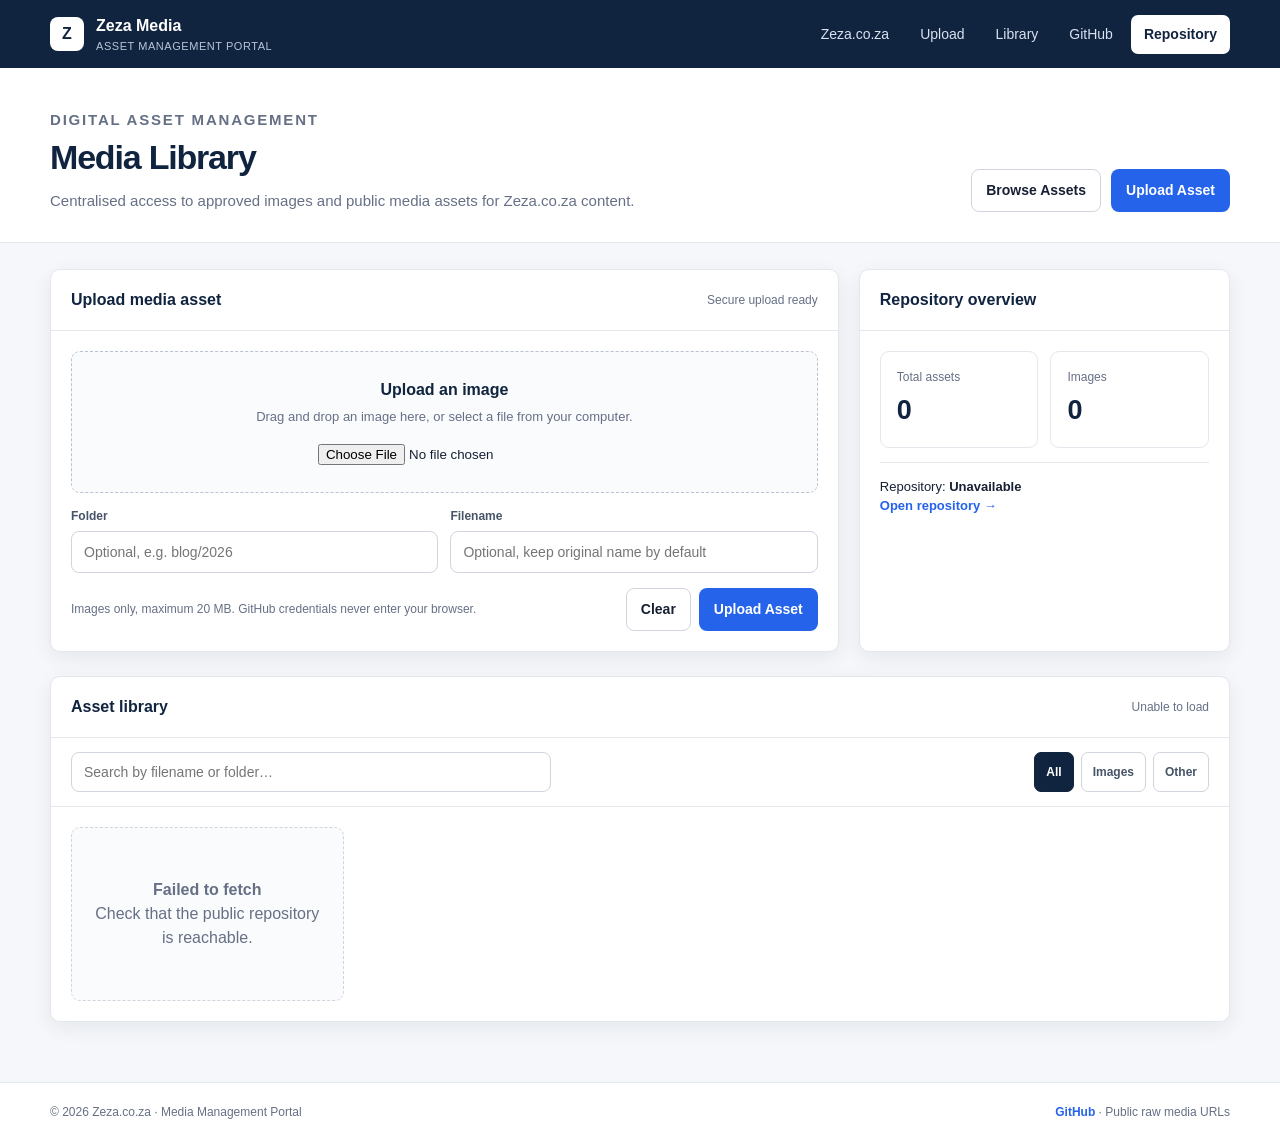
<file: index.html>
<!doctype html>
<html lang="en-ZA">
<head>
<meta charset="utf-8">
<meta name="viewport" content="width=device-width,initial-scale=1">
<title>Zeza Media Management | media.zeza.co.za</title>
<meta name="description" content="Corporate media management portal for Zeza.co.za. Upload, preview, download and copy public raw media URLs.">
<link rel="icon" href="https://raw.githubusercontent.com/zeza-co-za/www/main/assets/favicon.svg">
<style>
:root{--navy:#10233f;--blue:#2563eb;--blue2:#1d4ed8;--ink:#172033;--muted:#667085;--line:#e4e7ec;--bg:#f5f7fa;--white:#fff;--success:#12805c;--danger:#c63636;--radius:10px;--shadow:0 6px 20px rgba(16,35,63,.07)}
*{box-sizing:border-box}html{scroll-behavior:smooth}body{margin:0;font-family:Inter,Segoe UI,Arial,sans-serif;color:var(--ink);background:var(--bg);line-height:1.5}.container{width:min(1180px,calc(100% - 40px));margin:auto}a{text-decoration:none;color:inherit}
.topbar{height:68px;background:var(--navy);color:#fff}.topbar-inner{height:100%;display:flex;align-items:center;justify-content:space-between}.brand{display:flex;align-items:center;gap:12px;font-weight:700}.brand-mark{width:34px;height:34px;border-radius:8px;display:grid;place-items:center;background:#fff;color:var(--navy);font-weight:800}.brand small{display:block;font-size:11px;font-weight:500;color:#b8c5d8;text-transform:uppercase;letter-spacing:.05em}.nav{display:flex;gap:5px;flex-wrap:wrap;align-items:center}.nav a{padding:9px 13px;border-radius:7px;color:#d9e2ef;font-size:14px}.nav a:hover{background:rgba(255,255,255,.08);color:#fff}.nav-cta{background:#fff!important;color:var(--navy)!important;font-weight:700}
.page-head{background:#fff;border-bottom:1px solid var(--line)}.page-head-inner{padding:34px 0 30px;display:flex;align-items:flex-end;justify-content:space-between;gap:30px}.eyebrow{margin:0 0 7px;color:var(--blue);font-size:12px;text-transform:uppercase;letter-spacing:.12em;font-weight:800}.page-head h1{margin:0;font-size:34px;letter-spacing:-.035em;color:var(--navy)}.page-head p{margin:7px 0 0;color:var(--muted);font-size:15px}.head-actions{display:flex;gap:10px}.btn{border:1px solid transparent;border-radius:8px;padding:10px 14px;min-height:42px;display:inline-flex;align-items:center;justify-content:center;font:inherit;font-size:14px;font-weight:700;cursor:pointer}.btn-primary{background:var(--blue);color:#fff}.btn-primary:hover{background:var(--blue2)}.btn-secondary{background:#fff;border-color:#d0d5dd;color:var(--ink)}.small{min-height:34px;padding:7px 10px;font-size:13px}
.main{padding:26px 0 60px}.dashboard{display:grid;grid-template-columns:1.7fr .8fr;gap:20px;margin-bottom:24px}.panel{background:#fff;border:1px solid var(--line);border-radius:var(--radius);box-shadow:var(--shadow)}.panel-head{padding:18px 20px;border-bottom:1px solid var(--line);display:flex;align-items:center;justify-content:space-between;gap:15px}.panel-head h2{margin:0;font-size:16px;color:var(--navy)}.panel-body{padding:20px}.upload-box{border:1px dashed #b9c2d0;border-radius:9px;background:#fafbfd;padding:26px;text-align:center}.upload-box.drag{border-color:var(--blue);background:#eff6ff}.upload-box strong{display:block;color:var(--navy);font-size:16px}.upload-box span{display:block;color:var(--muted);font-size:13px;margin:5px 0 15px}.upload-box input{max-width:100%}.upload-fields{display:grid;grid-template-columns:1fr 1fr;gap:12px;margin-top:14px}.field label{display:block;font-size:12px;font-weight:700;color:#475467;margin-bottom:6px}.field input,.search input{width:100%;height:42px;padding:10px 12px;border:1px solid #d0d5dd;border-radius:8px;background:#fff;color:var(--ink);font:inherit;font-size:14px}.upload-footer{margin-top:15px;display:flex;justify-content:space-between;align-items:center;gap:12px}.helper,.status{font-size:12px;color:var(--muted)}.status.success{color:var(--success)}.status.error{color:var(--danger)}.stats{display:grid;grid-template-columns:1fr 1fr;gap:12px}.stat{padding:16px;border:1px solid var(--line);border-radius:9px}.stat span{display:block;color:var(--muted);font-size:12px}.stat strong{display:block;font-size:27px;color:var(--navy);margin-top:4px}.repo-link{margin-top:14px;padding-top:14px;border-top:1px solid var(--line);font-size:13px}.repo-link a{color:var(--blue);font-weight:700}
.library{margin-top:24px}.toolbar{padding:14px 20px;border-bottom:1px solid var(--line);display:flex;justify-content:space-between;gap:12px}.search{flex:1;max-width:480px}.search input{height:40px}.filters{display:flex;gap:7px}.filter{border:1px solid #d0d5dd;background:#fff;border-radius:7px;padding:8px 11px;font-size:12px;font-weight:700;color:#475467;cursor:pointer}.filter.active{background:var(--navy);border-color:var(--navy);color:#fff}.library-body{padding:20px}.grid{display:grid;grid-template-columns:repeat(4,1fr);gap:16px}.asset{border:1px solid var(--line);border-radius:9px;background:#fff;overflow:hidden}.thumb{aspect-ratio:1.25;background:#eef2f6;display:flex;align-items:center;justify-content:center;overflow:hidden}.thumb img{width:100%;height:100%;object-fit:cover}.file-icon{font-size:13px;font-weight:800;color:#667085}.asset-body{padding:12px}.asset-name{font-size:13px;font-weight:800;color:var(--navy);white-space:nowrap;overflow:hidden;text-overflow:ellipsis}.asset-meta{font-size:11px;color:var(--muted);margin-top:3px;overflow:hidden;text-overflow:ellipsis;white-space:nowrap}.raw{display:flex;gap:6px;margin-top:10px}.raw input{min-width:0;flex:1;height:34px;padding:7px 8px;border:1px solid #d0d5dd;border-radius:7px;font-size:10px;color:#475467;background:#fafafa}.asset-actions{display:flex;gap:7px;margin-top:8px}.empty{padding:50px 20px;text-align:center;border:1px dashed #d0d5dd;border-radius:9px;color:var(--muted);background:#fafbfd}.footer{background:#fff;border-top:1px solid var(--line)}.footer-inner{display:flex;justify-content:space-between;gap:20px;padding:20px 0;color:#667085;font-size:12px}.footer a{color:var(--blue);font-weight:700}.toast{position:fixed;right:20px;bottom:20px;background:var(--navy);color:#fff;padding:11px 14px;border-radius:8px;font-size:13px;opacity:0;pointer-events:none;transition:.2s}.toast.show{opacity:1}
@media(max-width:980px){.dashboard{grid-template-columns:1fr}.grid{grid-template-columns:repeat(3,1fr)}}@media(max-width:720px){.container{width:min(100% - 24px,1180px)}.nav a{display:none}.nav .nav-cta{display:inline-flex}.page-head-inner,.toolbar,.upload-footer,.footer-inner{align-items:flex-start;flex-direction:column}.head-actions,.upload-footer{width:100%}.head-actions .btn{flex:1}.upload-fields{grid-template-columns:1fr}.grid{grid-template-columns:repeat(2,1fr)}.search{max-width:none;width:100%}.filters{width:100%}.filter{flex:1}.asset-actions{flex-direction:column}.asset-actions .btn{width:100%}}
</style>
</head>
<body>
<header class="topbar"><div class="container topbar-inner"><a class="brand" href="https://zeza.co.za/"><span class="brand-mark">Z</span><span><strong>Zeza Media</strong><small>Asset Management Portal</small></span></a><nav class="nav" aria-label="Primary navigation"><a href="https://zeza.co.za/">Zeza.co.za</a><a href="#upload">Upload</a><a href="#library">Library</a><a href="https://github.com/zeza-co-za/media" target="_blank" rel="noopener">GitHub</a><a class="nav-cta" href="https://github.com/zeza-co-za/media.git" target="_blank" rel="noopener">Repository</a></nav></div></header>
<section class="page-head"><div class="container page-head-inner"><div><p class="eyebrow">Digital Asset Management</p><h1>Media Library</h1><p>Centralised access to approved images and public media assets for Zeza.co.za content.</p></div><div class="head-actions"><a class="btn btn-secondary" href="#library">Browse Assets</a><a class="btn btn-primary" href="#upload">Upload Asset</a></div></div></section>
<main class="container main">
<section class="dashboard" id="upload">
<div class="panel"><div class="panel-head"><h2>Upload media asset</h2><span class="status" id="uploadStatus">Secure upload ready</span></div><div class="panel-body"><form id="uploadForm"><div class="upload-box" id="dropzone"><strong>Upload an image</strong><span>Drag and drop an image here, or select a file from your computer.</span><input id="fileInput" type="file" accept="image/*" required></div><div class="upload-fields"><div class="field"><label for="folderInput">Folder</label><input id="folderInput" placeholder="Optional, e.g. blog/2026"></div><div class="field"><label for="nameInput">Filename</label><input id="nameInput" placeholder="Optional, keep original name by default"></div></div><div class="upload-footer"><span class="helper">Images only, maximum 20 MB. GitHub credentials never enter your browser.</span><div style="display:flex;gap:8px"><button class="btn btn-secondary" id="clearBtn" type="button">Clear</button><button class="btn btn-primary" id="uploadBtn" type="submit">Upload Asset</button></div></div></form></div></div>
<aside class="panel"><div class="panel-head"><h2>Repository overview</h2></div><div class="panel-body"><div class="stats"><div class="stat"><span>Total assets</span><strong id="fileCount">0</strong></div><div class="stat"><span>Images</span><strong id="imageCount">0</strong></div></div><div class="repo-link">Repository: <strong id="repoStatus">Checking…</strong><br><a href="https://github.com/zeza-co-za/media" target="_blank" rel="noopener">Open repository →</a></div></div></aside>
</section>
<section class="panel library" id="library"><div class="panel-head"><h2>Asset library</h2><span class="status" id="libraryCount">Loading…</span></div><div class="toolbar"><div class="search"><input id="searchInput" type="search" placeholder="Search by filename or folder…"></div><div class="filters"><button class="filter active" data-filter="all" type="button">All</button><button class="filter" data-filter="image" type="button">Images</button><button class="filter" data-filter="other" type="button">Other</button></div></div><div class="library-body"><div class="grid" id="mediaGrid"><div class="empty">Loading assets…</div></div></div></section>
</main>
<footer class="footer"><div class="container footer-inner"><span>© 2026 Zeza.co.za · Media Management Portal</span><span><a href="https://github.com/zeza-co-za/media" target="_blank" rel="noopener">GitHub</a> · Public raw media URLs</span></div></footer>
<div class="toast" id="toast" role="status" aria-live="polite"></div>
<script>
const OWNER='zeza-co-za',REPO='media',BRANCH='main',ROOT='media';const IMG=/\.(png|jpe?g|gif|webp|svg|avif|bmp|ico)$/i;let files=[],filter='all';const $=id=>document.getElementById(id);
function esc(s){return String(s).replace(/[&<>'"]/g,c=>({'&':'&amp;','<':'&lt;','>':'&gt;',"'":'&#39;','"':'&quot;'}[c]))}function raw(path){return`https://raw.githubusercontent.com/${OWNER}/${REPO}/${BRANCH}/${path.split('/').map(encodeURIComponent).join('/')}`}function size(n){if(!n)return'0 B';const u=['B','KB','MB','GB'],i=Math.min(Math.floor(Math.log(n)/Math.log(1024)),3);return`${(n/1024**i).toFixed(i?1:0)} ${u[i]}`}function toast(t){$('toast').textContent=t;$('toast').classList.add('show');setTimeout(()=>$('toast').classList.remove('show'),2400)}
async function get(url,opts={}){const r=await fetch(url,opts);if(!r.ok){let m=`Request failed (${r.status})`;try{const d=await r.json();if(d.message)m=d.message;if(d.error)m=d.error}catch{}throw Error(m)}return r.json()}
async function walk(path=ROOT){const list=await get(`https://api.github.com/repos/${OWNER}/${REPO}/contents/${path}?ref=${BRANCH}`);let out=[];for(const x of list){if(x.type==='file'&&x.path!==ROOT+'/.gitkeep')out.push(x);if(x.type==='dir')out.push(...await walk(x.path))}return out}
async function load(){try{files=await walk();$('fileCount').textContent=files.length;$('imageCount').textContent=files.filter(x=>IMG.test(x.name)).length;$('repoStatus').textContent='Connected';$('libraryCount').textContent=`${files.length} assets`;render()}catch(e){$('repoStatus').textContent='Unavailable';$('libraryCount').textContent='Unable to load';$('mediaGrid').innerHTML=`<div class="empty"><strong>${esc(e.message)}</strong><br>Check that the public repository is reachable.</div>`}}
function render(){const q=$('searchInput').value.toLowerCase().trim();const list=files.filter(x=>{const image=IMG.test(x.name),ok=filter==='all'||(filter==='image'&&image)||(filter==='other'&&!image);return ok&&(!q||x.name.toLowerCase().includes(q)||x.path.toLowerCase().includes(q))});if(!list.length){$('mediaGrid').innerHTML='<div class="empty">No matching assets.</div>';return}$('mediaGrid').innerHTML=list.map(x=>{const image=IMG.test(x.name),u=raw(x.path);return`<article class="asset"><div class="thumb">${image?`<img loading="lazy" src="${u}" alt="${esc(x.name)}">`:'<span class="file-icon">FILE</span>'}</div><div class="asset-body"><div class="asset-name" title="${esc(x.path)}">${esc(x.name)}</div><div class="asset-meta">${esc(x.path.replace(/^media\//,''))} · ${size(x.size)}</div><div class="raw"><input value="${esc(u)}" readonly aria-label="Raw URL"><button class="btn btn-secondary small copy" data-url="${esc(u)}" type="button">Copy</button></div><div class="asset-actions"><a class="btn btn-secondary small" href="${u}" target="_blank" rel="noopener">Open</a><a class="btn btn-primary small" href="${u}" download>Download</a></div></div></article>`}).join('');document.querySelectorAll('.copy').forEach(b=>b.onclick=()=>navigator.clipboard.writeText(b.dataset.url).then(()=>toast('Raw URL copied')).catch(()=>prompt('Copy raw URL:',b.dataset.url)))}
$('searchInput').oninput=render;document.querySelectorAll('.filter').forEach(b=>b.onclick=()=>{filter=b.dataset.filter;document.querySelectorAll('.filter').forEach(x=>x.classList.toggle('active',x===b));render()});$('clearBtn').onclick=()=>{$('uploadForm').reset();$('uploadStatus').textContent='Secure upload ready';$('uploadStatus').className='status'};
$('uploadForm').onsubmit=async e=>{e.preventDefault();const file=$('fileInput').files[0];if(!file)return;if(!file.type.startsWith('image/')){toast('Please choose an image.');return}if(file.size>20*1024*1024){toast('Image is larger than 20 MB.');return}const fd=new FormData();fd.append('file',file);fd.append('folder',$('folderInput').value.trim());fd.append('filename',$('nameInput').value.trim());$('uploadBtn').disabled=true;$('uploadStatus').textContent='Uploading…';$('uploadStatus').className='status';try{const r=await fetch('/api/upload',{method:'POST',body:fd});const d=await r.json();if(!r.ok)throw Error(d.error||'Upload failed');$('uploadStatus').textContent='Upload successful';$('uploadStatus').className='status success';toast('Image uploaded');$('uploadForm').reset();await load();document.getElementById('library').scrollIntoView({behavior:'smooth'})}catch(err){$('uploadStatus').textContent=err.message;$('uploadStatus').className='status error';toast('Upload failed')}finally{$('uploadBtn').disabled=false}};
const dz=$('dropzone');['dragenter','dragover'].forEach(ev=>dz.addEventListener(ev,e=>{e.preventDefault();dz.classList.add('drag')}));['dragleave','drop'].forEach(ev=>dz.addEventListener(ev,e=>{e.preventDefault();dz.classList.remove('drag')}));dz.addEventListener('drop',e=>{const f=e.dataTransfer.files?.[0];if(f){const dt=new DataTransfer();dt.items.add(f);$('fileInput').files=dt.files}});load();
</script>
</body>
</html>
</file>
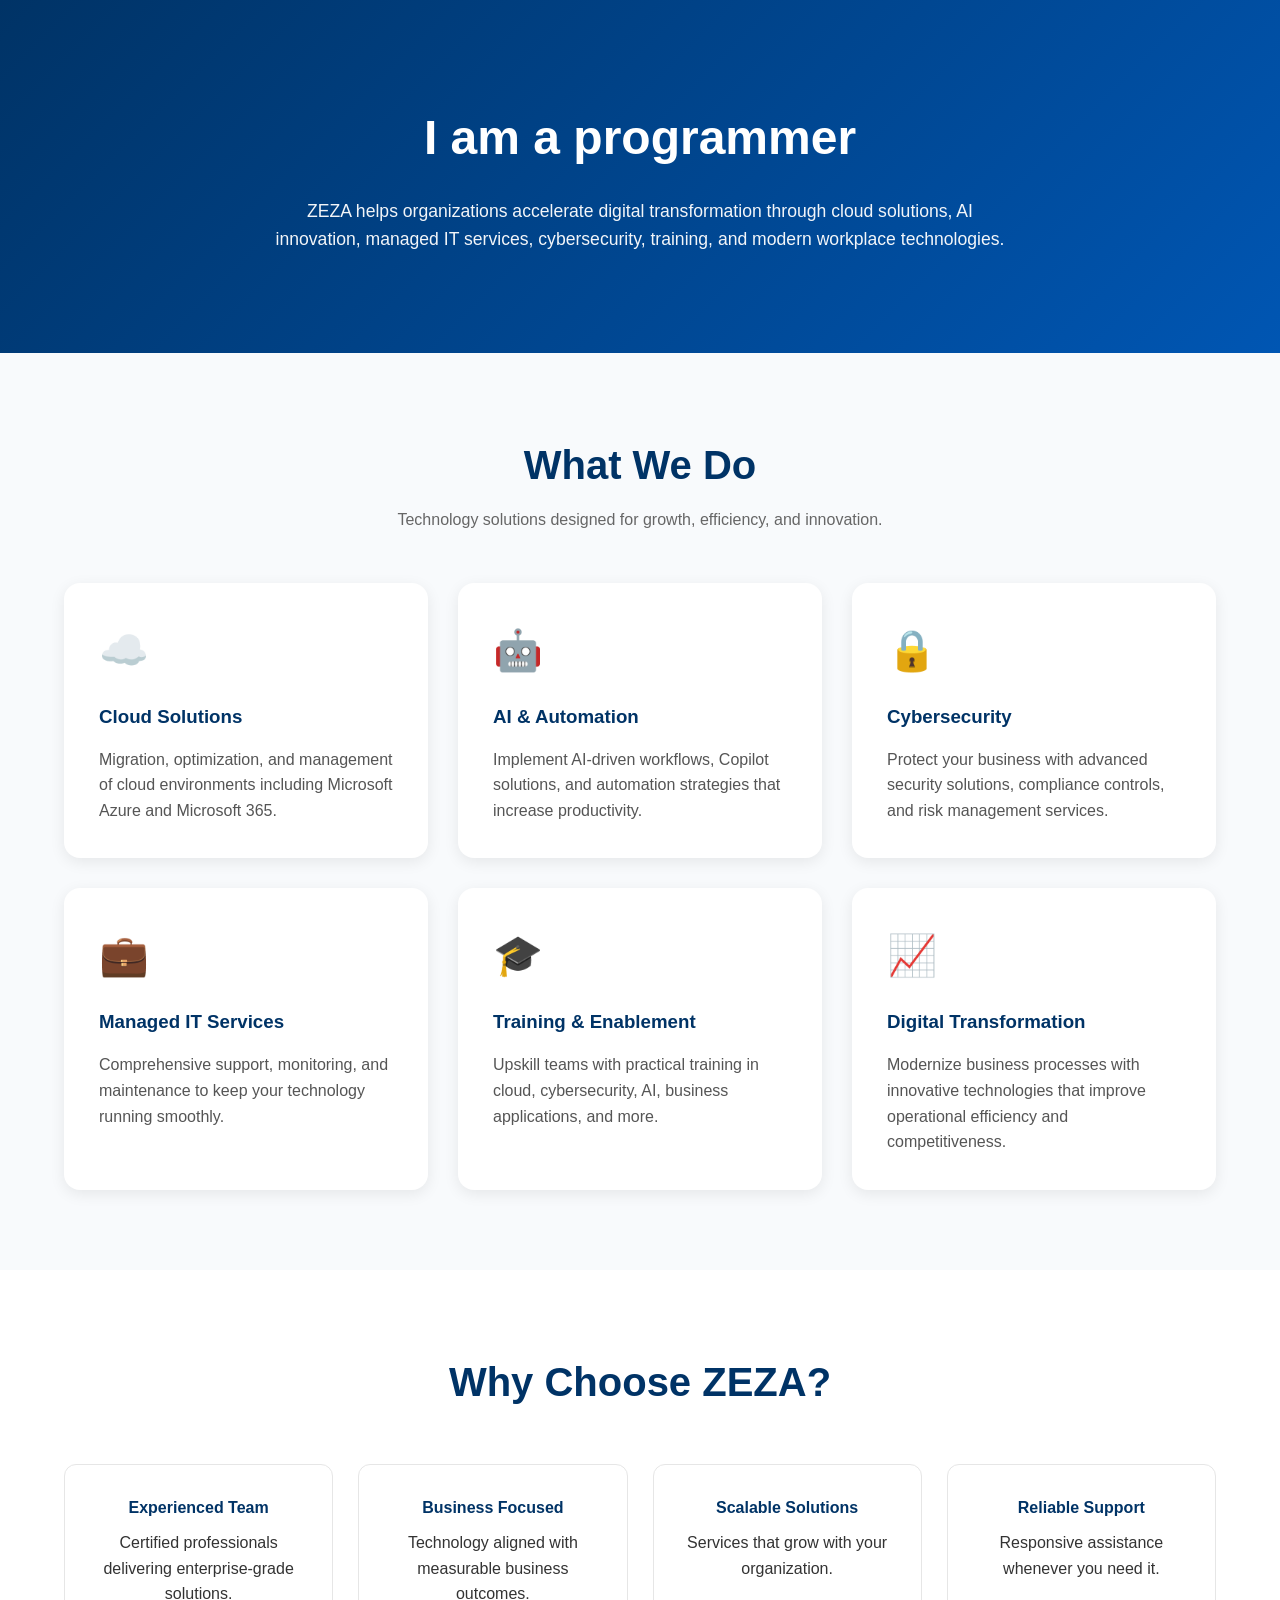
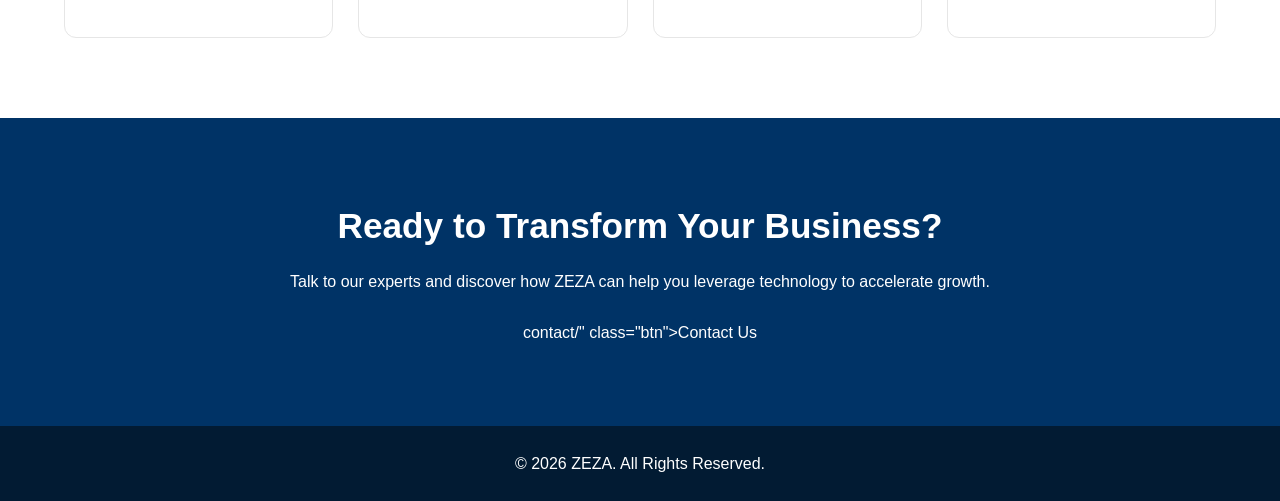
<file: services/index.html>
<!DOCTYPE html>
<html lang="en">
<head>
    <meta charset="UTF-8">
    <meta name="viewport" content="width=device-width, initial-scale=1.0">
    <title>Services | ZEZA</title>

    <style>
        *{
            margin:0;
            padding:0;
            box-sizing:border-box;
        }

        body{
            font-family: 'Segoe UI', Tahoma, Geneva, Verdana, sans-serif;
            line-height:1.6;
            color:#333;
            background:#f8fafc;
        }

        a{
            text-decoration:none;
            color:inherit;
        }

        .container{
            width:90%;
            max-width:1200px;
            margin:auto;
        }

        /* Hero */
        .hero{
            background:linear-gradient(135deg,#003366,#0056b3);
            color:#fff;
            text-align:center;
            padding:100px 20px;
        }

        .hero h1{
            font-size:3rem;
            margin-bottom:20px;
        }

        .hero p{
            max-width:750px;
            margin:auto;
            font-size:1.1rem;
            opacity:.95;
        }

        /* Services Section */
        .services{
            padding:80px 0;
        }

        .section-title{
            text-align:center;
            margin-bottom:50px;
        }

        .section-title h2{
            font-size:2.5rem;
            color:#003366;
            margin-bottom:10px;
        }

        .section-title p{
            color:#666;
        }

        .service-grid{
            display:grid;
            grid-template-columns:repeat(auto-fit,minmax(280px,1fr));
            gap:30px;
        }

        .service-card{
            background:white;
            padding:35px;
            border-radius:16px;
            box-shadow:0 4px 15px rgba(0,0,0,0.08);
            transition:0.3s ease;
        }

        .service-card:hover{
            transform:translateY(-8px);
            box-shadow:0 10px 25px rgba(0,0,0,0.15);
        }

        .service-icon{
            font-size:2.5rem;
            margin-bottom:20px;
        }

        .service-card h3{
            color:#003366;
            margin-bottom:15px;
        }

        .service-card p{
            color:#555;
        }

        /* Why choose us */
        .why-us{
            background:#fff;
            padding:80px 0;
        }

        .why-grid{
            display:grid;
            grid-template-columns:repeat(auto-fit,minmax(250px,1fr));
            gap:25px;
        }

        .why-item{
            padding:30px;
            text-align:center;
            border:1px solid #e6e6e6;
            border-radius:12px;
        }

        .why-item h4{
            margin-bottom:10px;
            color:#003366;
        }

        /* CTA */
        .cta{
            background:#003366;
            color:white;
            text-align:center;
            padding:80px 20px;
        }

        .cta h2{
            font-size:2.2rem;
            margin-bottom:15px;
        }

        .cta p{
            margin-bottom:25px;
            max-width:700px;
            margin-left:auto;
            margin-right:auto;
        }

        .btn{
            display:inline-block;
            background:#00aaff;
            color:white;
            padding:14px 32px;
            border-radius:50px;
            font-weight:600;
            transition:0.3s;
        }

        .btn:hover{
            background:#0088dd;
        }

        footer{
            background:#021b33;
            color:#fff;
            text-align:center;
            padding:25px;
        }

        @media(max-width:768px){

            .hero h1{
                font-size:2.2rem;
            }

            .section-title h2{
                font-size:2rem;
            }
        }
    </style>
</head>
<body>

    <!-- Hero Section -->
    <section class="hero">
        <div class="container">
            <h1>I am a programmer</h1>
            <p>
                ZEZA helps organizations accelerate digital transformation through
                cloud solutions, AI innovation, managed IT services, cybersecurity,
                training, and modern workplace technologies.
            </p>
        </div>
    </section>

    <!-- Services -->
    <section class="services">
        <div class="container">

            <div class="section-title">
                <h2>What We Do</h2>
                <p>Technology solutions designed for growth, efficiency, and innovation.</p>
            </div>

            <div class="service-grid">

                <div class="service-card">
                    <div class="service-icon">☁️</div>
                    <h3>Cloud Solutions</h3>
                    <p>
                        Migration, optimization, and management of cloud environments
                        including Microsoft Azure and Microsoft 365.
                    </p>
                </div>

                <div class="service-card">
                    <div class="service-icon">🤖</div>
                    <h3>AI & Automation</h3>
                    <p>
                        Implement AI-driven workflows, Copilot solutions,
                        and automation strategies that increase productivity.
                    </p>
                </div>

                <div class="service-card">
                    <div class="service-icon">🔒</div>
                    <h3>Cybersecurity</h3>
                    <p>
                        Protect your business with advanced security solutions,
                        compliance controls, and risk management services.
                    </p>
                </div>

                <div class="service-card">
                    <div class="service-icon">💼</div>
                    <h3>Managed IT Services</h3>
                    <p>
                        Comprehensive support, monitoring, and maintenance to
                        keep your technology running smoothly.
                    </p>
                </div>

                <div class="service-card">
                    <div class="service-icon">🎓</div>
                    <h3>Training & Enablement</h3>
                    <p>
                        Upskill teams with practical training in cloud,
                        cybersecurity, AI, business applications, and more.
                    </p>
                </div>

                <div class="service-card">
                    <div class="service-icon">📈</div>
                    <h3>Digital Transformation</h3>
                    <p>
                        Modernize business processes with innovative technologies
                        that improve operational efficiency and competitiveness.
                    </p>
                </div>

            </div>
        </div>
    </section>

    <!-- Why Choose Us -->
    <section class="why-us">
        <div class="container">

            <div class="section-title">
                <h2>Why Choose ZEZA?</h2>
            </div>

            <div class="why-grid">

                <div class="why-item">
                    <h4>Experienced Team</h4>
                    <p>Certified professionals delivering enterprise-grade solutions.</p>
                </div>

                <div class="why-item">
                    <h4>Business Focused</h4>
                    <p>Technology aligned with measurable business outcomes.</p>
                </div>

                <div class="why-item">
                    <h4>Scalable Solutions</h4>
                    <p>Services that grow with your organization.</p>
                </div>

                <div class="why-item">
                    <h4>Reliable Support</h4>
                    <p>Responsive assistance whenever you need it.</p>
                </div>

            </div>

        </div>
    </section>

    <!-- CTA -->
    <section class="cta">
        <div class="container">
            <h2>Ready to Transform Your Business?</h2>
            <p>
                Talk to our experts and discover how ZEZA can help you
                leverage technology to accelerate growth.
            </p>
            contact/" class="btn">Contact Us</a>
        </div>
    </section>

    <footer>
        <p>&copy; 2026 ZEZA. All Rights Reserved.</p>
    </footer>

</body>
</html>
</file>
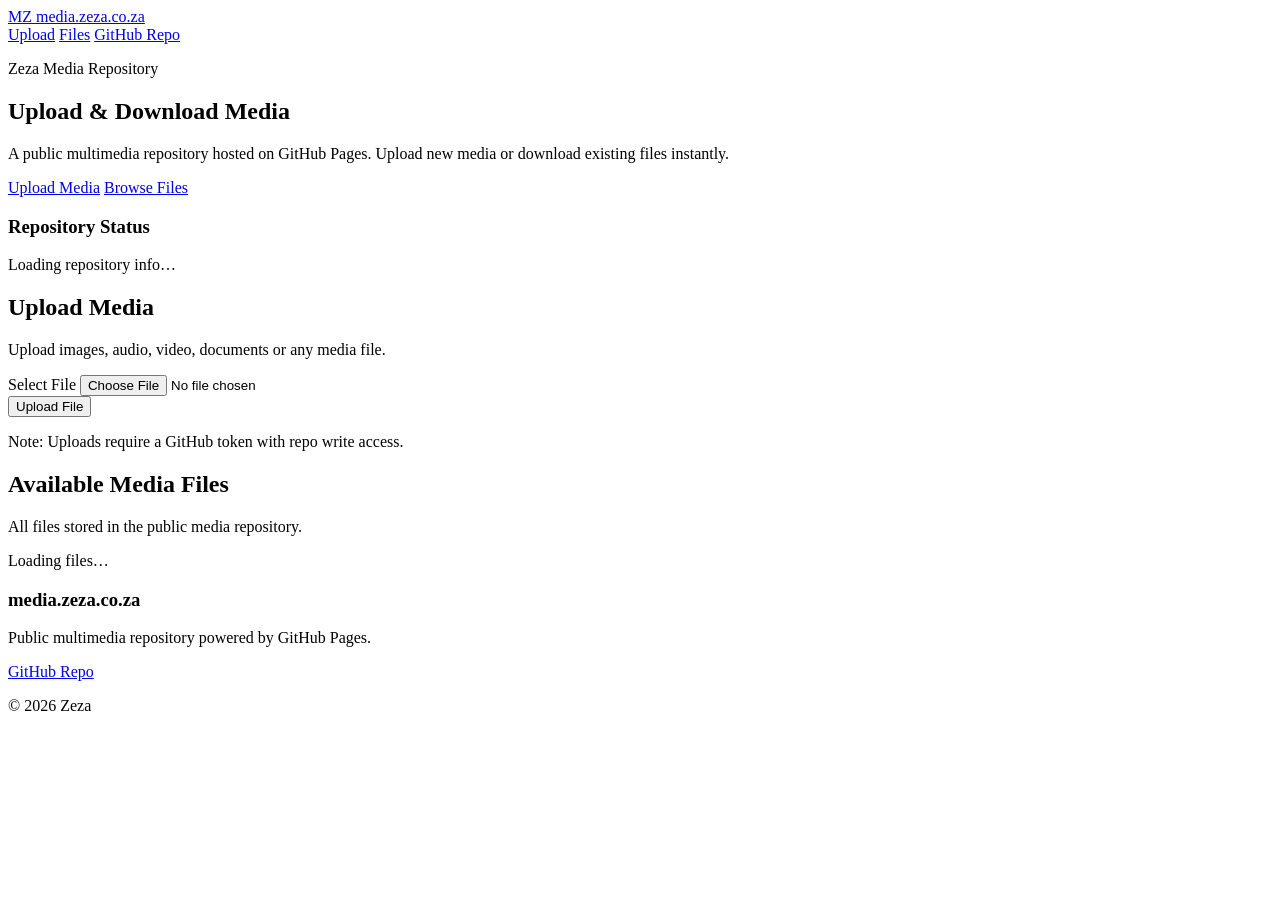
<file: 1index.html>
<!DOCTYPE html>
<html lang="en">
<head>
  <meta charset="UTF-8" />
  <meta name="viewport" content="width=device-width, initial-scale=1.0" />

  <title>Media Repository | media.zeza.co.za</title>

  <!-- Zeza Global Styles -->
  <link rel="stylesheet" href="https://raw.githubusercontent.com/zeza-co-za/www/main/assets/styles.css">
  <link rel="stylesheet" href="https://raw.githubusercontent.com/zeza-co-za/www/main/src/css/custom.css">

  <link rel="icon" href="https://raw.githubusercontent.com/zeza-co-za/www/main/assets/favicon.svg">
</head>

<body>

<header class="site-header">
  <div class="container nav">
    <a class="brand" href="/">
      <span class="brand-mark">MZ</span>
      media.zeza.co.za
    </a>

    <nav class="nav-menu">
      <a href="#upload">Upload</a>
      <a href="#files">Files</a>
      <a href="https://github.com/zeza-co-za/media" target="_blank">GitHub Repo</a>
    </nav>
  </div>
</header>

<section class="hero section">
  <div class="container hero-grid">
    <div>
      <p class="eyebrow">Zeza Media Repository</p>
      <h1>Upload & Download Media</h1>
      <p class="lead">
        A public multimedia repository hosted on GitHub Pages.  
        Upload new media or download existing files instantly.
      </p>

      <div class="hero-actions">
        <a href="#upload" class="btn btn-primary">Upload Media</a>
        <a href="#files" class="btn btn-secondary">Browse Files</a>
      </div>
    </div>

    <div class="panel-card">
      <h3>Repository Status</h3>
      <p id="repo-status">Loading repository info…</p>
    </div>
  </div>
</section>

<section id="upload" class="section tinted">
  <div class="container">
    <h2>Upload Media</h2>
    <p class="lead">Upload images, audio, video, documents or any media file.</p>

    <div class="contact-form">
      <form id="uploadForm">
        <div class="form-row">
          <label>Select File</label>
          <input type="file" id="fileInput" required>
        </div>

        <div class="form-actions">
          <button class="btn btn-primary" type="submit">Upload File</button>
        </div>
      </form>

      <p class="price-note">
        Note: Uploads require a GitHub token with repo write access.
      </p>
    </div>
  </div>
</section>

<section id="files" class="section">
  <div class="container">
    <h2>Available Media Files</h2>
    <p class="lead">All files stored in the public media repository.</p>

    <div class="card-grid three" id="fileList">
      <p>Loading files…</p>
    </div>
  </div>
</section>

<footer class="site-footer">
  <div class="container footer-grid">
    <div>
      <h3>media.zeza.co.za</h3>
      <p>Public multimedia repository powered by GitHub Pages.</p>
    </div>

    <div>
      <p><a href="https://github.com/zeza-co-za/media">GitHub Repo</a></p>
    </div>

    <div>
      <p>© 2026 Zeza</p>
    </div>
  </div>
</footer>

<script>
/* ------------------------------
   CONFIG
--------------------------------*/
const repoOwner = "zeza-co-za";
const repoName = "media";
const apiBase = `https://api.github.com/repos/${repoOwner}/${repoName}/contents/media`;

// Insert your GitHub token here (write access required)
const GITHUB_TOKEN = ""; // <--- ADD TOKEN HERE

/* ------------------------------
   LOAD FILE LIST
--------------------------------*/
async function loadFiles() {
  const res = await fetch(apiBase);
  const files = await res.json();

  const list = document.getElementById("fileList");
  list.innerHTML = "";

  files.forEach(file => {
    const card = document.createElement("div");
    card.className = "card";

    card.innerHTML = `
      <div class="card-icon">📁</div>
      <h3>${file.name}</h3>
      <p>${(file.size / 1024).toFixed(1)} KB</p>
      <a class="btn btn-secondary small" href="${file.download_url}" download>
        Download
      </a>
    `;

    list.appendChild(card);
  });
}

/* ------------------------------
   UPLOAD FILE
--------------------------------*/
document.getElementById("uploadForm").addEventListener("submit", async (e) => {
  e.preventDefault();

  const file = document.getElementById("fileInput").files[0];
  if (!file) return;

  const reader = new FileReader();
  reader.onload = async () => {
    const content = reader.result.split(",")[1];

    const uploadUrl = `${apiBase}/${file.name}`;

    const res = await fetch(uploadUrl, {
      method: "PUT",
      headers: {
        "Authorization": `token ${GITHUB_TOKEN}`,
        "Content-Type": "application/json"
      },
      body: JSON.stringify({
        message: `Upload ${file.name}`,
        content: content
      })
    });

    if (res.ok) {
      alert("Upload successful!");
      loadFiles();
    } else {
      alert("Upload failed. Check token permissions.");
    }
  };

  reader.readAsDataURL(file);
});

/* ------------------------------
   REPO STATUS
--------------------------------*/
async function loadRepoStatus() {
  const res = await fetch(`https://api.github.com/repos/${repoOwner}/${repoName}`);
  const data = await res.json();

  document.getElementById("repo-status").innerHTML =
    `⭐ Stars: ${data.stargazers_count} • Forks: ${data.forks_count}`;
}

/* ------------------------------
   INIT
--------------------------------*/
loadFiles();
loadRepoStatus();
</script>

</body>
</html>
</file>
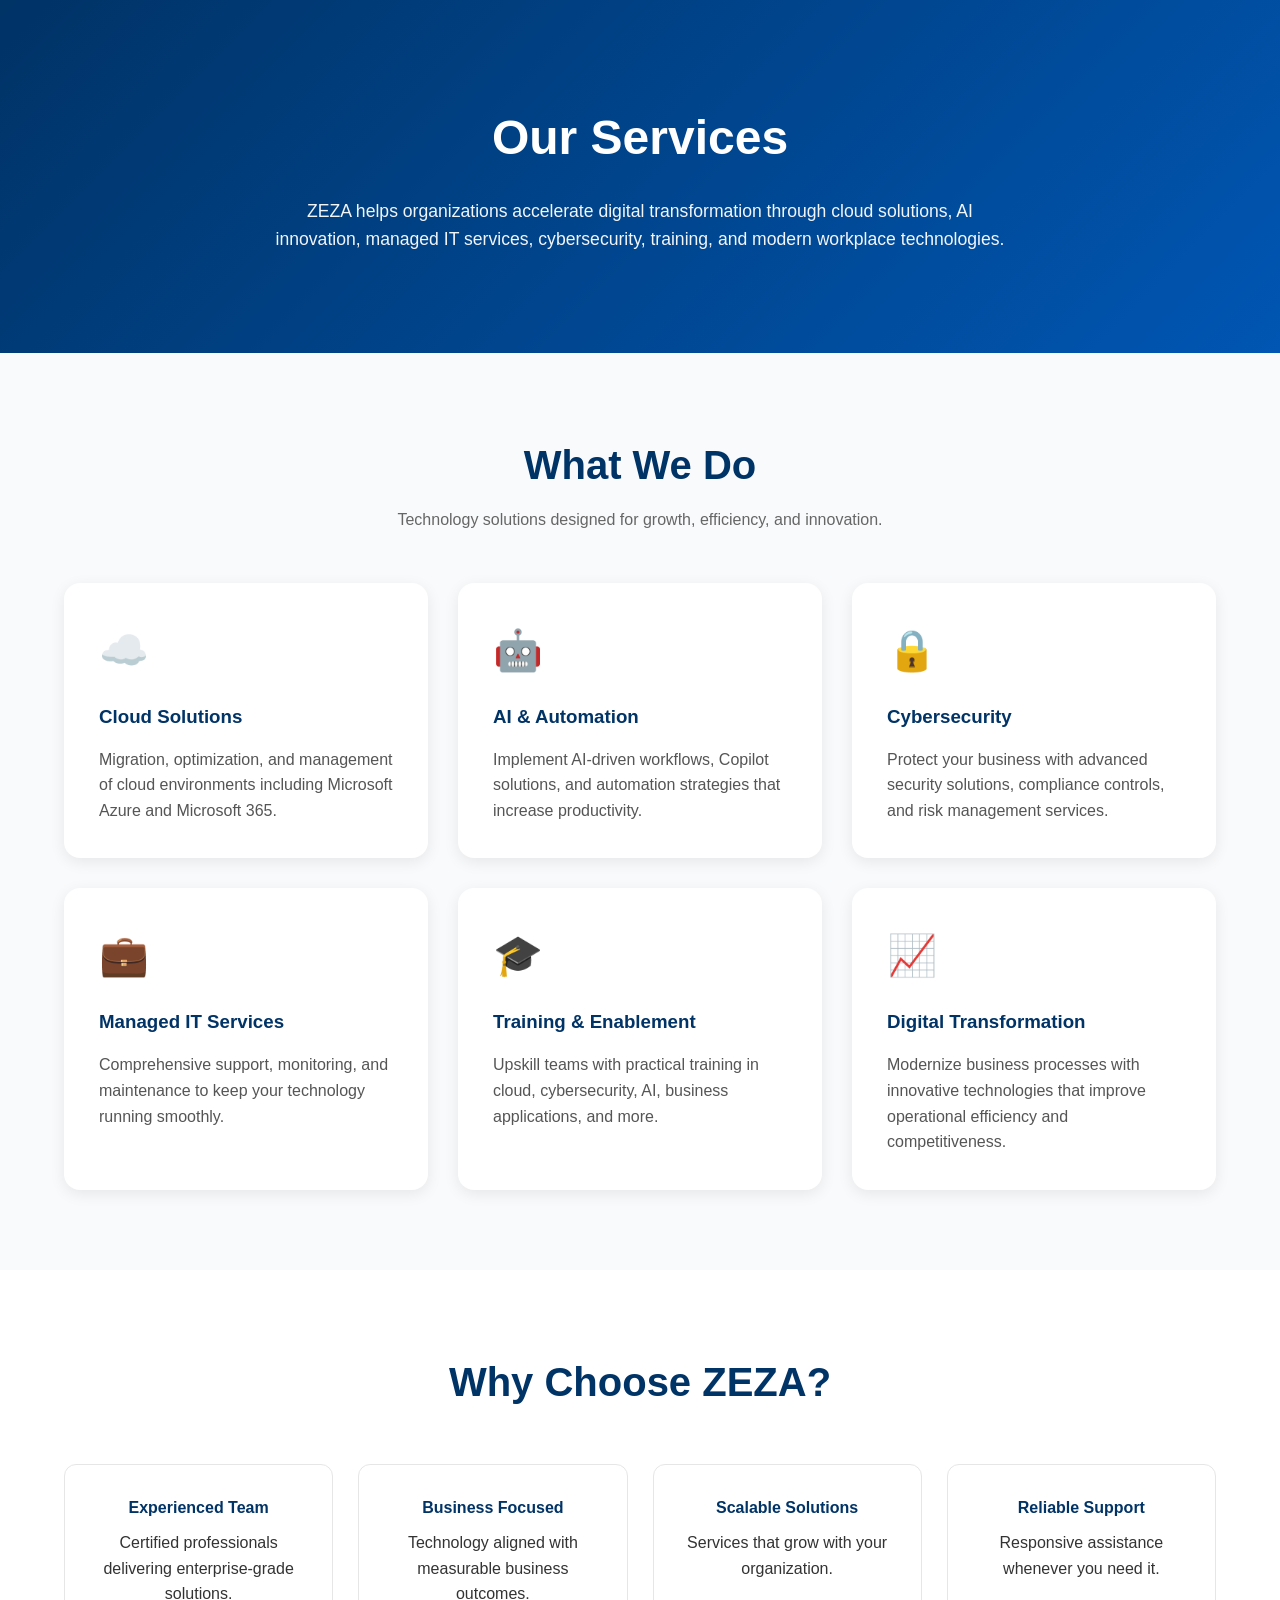
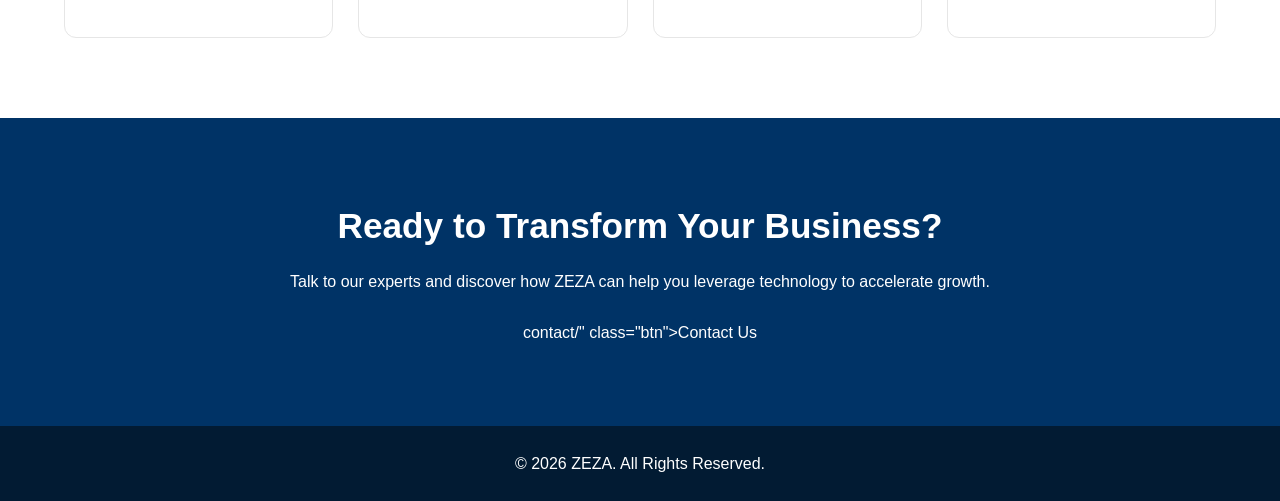
<file: services.html>
<!DOCTYPE html>
<html lang="en">
<head>
    <meta charset="UTF-8">
    <meta name="viewport" content="width=device-width, initial-scale=1.0">
    <title>Services | ZEZA</title>

    <style>
        *{
            margin:0;
            padding:0;
            box-sizing:border-box;
        }

        body{
            font-family: 'Segoe UI', Tahoma, Geneva, Verdana, sans-serif;
            line-height:1.6;
            color:#333;
            background:#f8fafc;
        }

        a{
            text-decoration:none;
            color:inherit;
        }

        .container{
            width:90%;
            max-width:1200px;
            margin:auto;
        }

        /* Hero */
        .hero{
            background:linear-gradient(135deg,#003366,#0056b3);
            color:#fff;
            text-align:center;
            padding:100px 20px;
        }

        .hero h1{
            font-size:3rem;
            margin-bottom:20px;
        }

        .hero p{
            max-width:750px;
            margin:auto;
            font-size:1.1rem;
            opacity:.95;
        }

        /* Services Section */
        .services{
            padding:80px 0;
        }

        .section-title{
            text-align:center;
            margin-bottom:50px;
        }

        .section-title h2{
            font-size:2.5rem;
            color:#003366;
            margin-bottom:10px;
        }

        .section-title p{
            color:#666;
        }

        .service-grid{
            display:grid;
            grid-template-columns:repeat(auto-fit,minmax(280px,1fr));
            gap:30px;
        }

        .service-card{
            background:white;
            padding:35px;
            border-radius:16px;
            box-shadow:0 4px 15px rgba(0,0,0,0.08);
            transition:0.3s ease;
        }

        .service-card:hover{
            transform:translateY(-8px);
            box-shadow:0 10px 25px rgba(0,0,0,0.15);
        }

        .service-icon{
            font-size:2.5rem;
            margin-bottom:20px;
        }

        .service-card h3{
            color:#003366;
            margin-bottom:15px;
        }

        .service-card p{
            color:#555;
        }

        /* Why choose us */
        .why-us{
            background:#fff;
            padding:80px 0;
        }

        .why-grid{
            display:grid;
            grid-template-columns:repeat(auto-fit,minmax(250px,1fr));
            gap:25px;
        }

        .why-item{
            padding:30px;
            text-align:center;
            border:1px solid #e6e6e6;
            border-radius:12px;
        }

        .why-item h4{
            margin-bottom:10px;
            color:#003366;
        }

        /* CTA */
        .cta{
            background:#003366;
            color:white;
            text-align:center;
            padding:80px 20px;
        }

        .cta h2{
            font-size:2.2rem;
            margin-bottom:15px;
        }

        .cta p{
            margin-bottom:25px;
            max-width:700px;
            margin-left:auto;
            margin-right:auto;
        }

        .btn{
            display:inline-block;
            background:#00aaff;
            color:white;
            padding:14px 32px;
            border-radius:50px;
            font-weight:600;
            transition:0.3s;
        }

        .btn:hover{
            background:#0088dd;
        }

        footer{
            background:#021b33;
            color:#fff;
            text-align:center;
            padding:25px;
        }

        @media(max-width:768px){

            .hero h1{
                font-size:2.2rem;
            }

            .section-title h2{
                font-size:2rem;
            }
        }
    </style>
</head>
<body>

    <!-- Hero Section -->
    <section class="hero">
        <div class="container">
            <h1>Our Services</h1>
            <p>
                ZEZA helps organizations accelerate digital transformation through
                cloud solutions, AI innovation, managed IT services, cybersecurity,
                training, and modern workplace technologies.
            </p>
        </div>
    </section>

    <!-- Services -->
    <section class="services">
        <div class="container">

            <div class="section-title">
                <h2>What We Do</h2>
                <p>Technology solutions designed for growth, efficiency, and innovation.</p>
            </div>

            <div class="service-grid">

                <div class="service-card">
                    <div class="service-icon">☁️</div>
                    <h3>Cloud Solutions</h3>
                    <p>
                        Migration, optimization, and management of cloud environments
                        including Microsoft Azure and Microsoft 365.
                    </p>
                </div>

                <div class="service-card">
                    <div class="service-icon">🤖</div>
                    <h3>AI & Automation</h3>
                    <p>
                        Implement AI-driven workflows, Copilot solutions,
                        and automation strategies that increase productivity.
                    </p>
                </div>

                <div class="service-card">
                    <div class="service-icon">🔒</div>
                    <h3>Cybersecurity</h3>
                    <p>
                        Protect your business with advanced security solutions,
                        compliance controls, and risk management services.
                    </p>
                </div>

                <div class="service-card">
                    <div class="service-icon">💼</div>
                    <h3>Managed IT Services</h3>
                    <p>
                        Comprehensive support, monitoring, and maintenance to
                        keep your technology running smoothly.
                    </p>
                </div>

                <div class="service-card">
                    <div class="service-icon">🎓</div>
                    <h3>Training & Enablement</h3>
                    <p>
                        Upskill teams with practical training in cloud,
                        cybersecurity, AI, business applications, and more.
                    </p>
                </div>

                <div class="service-card">
                    <div class="service-icon">📈</div>
                    <h3>Digital Transformation</h3>
                    <p>
                        Modernize business processes with innovative technologies
                        that improve operational efficiency and competitiveness.
                    </p>
                </div>

            </div>
        </div>
    </section>

    <!-- Why Choose Us -->
    <section class="why-us">
        <div class="container">

            <div class="section-title">
                <h2>Why Choose ZEZA?</h2>
            </div>

            <div class="why-grid">

                <div class="why-item">
                    <h4>Experienced Team</h4>
                    <p>Certified professionals delivering enterprise-grade solutions.</p>
                </div>

                <div class="why-item">
                    <h4>Business Focused</h4>
                    <p>Technology aligned with measurable business outcomes.</p>
                </div>

                <div class="why-item">
                    <h4>Scalable Solutions</h4>
                    <p>Services that grow with your organization.</p>
                </div>

                <div class="why-item">
                    <h4>Reliable Support</h4>
                    <p>Responsive assistance whenever you need it.</p>
                </div>

            </div>

        </div>
    </section>

    <!-- CTA -->
    <section class="cta">
        <div class="container">
            <h2>Ready to Transform Your Business?</h2>
            <p>
                Talk to our experts and discover how ZEZA can help you
                leverage technology to accelerate growth.
            </p>
            contact/" class="btn">Contact Us</a>
        </div>
    </section>

    <footer>
        <p>&copy; 2026 ZEZA. All Rights Reserved.</p>
    </footer>

</body>
</html>
</file>
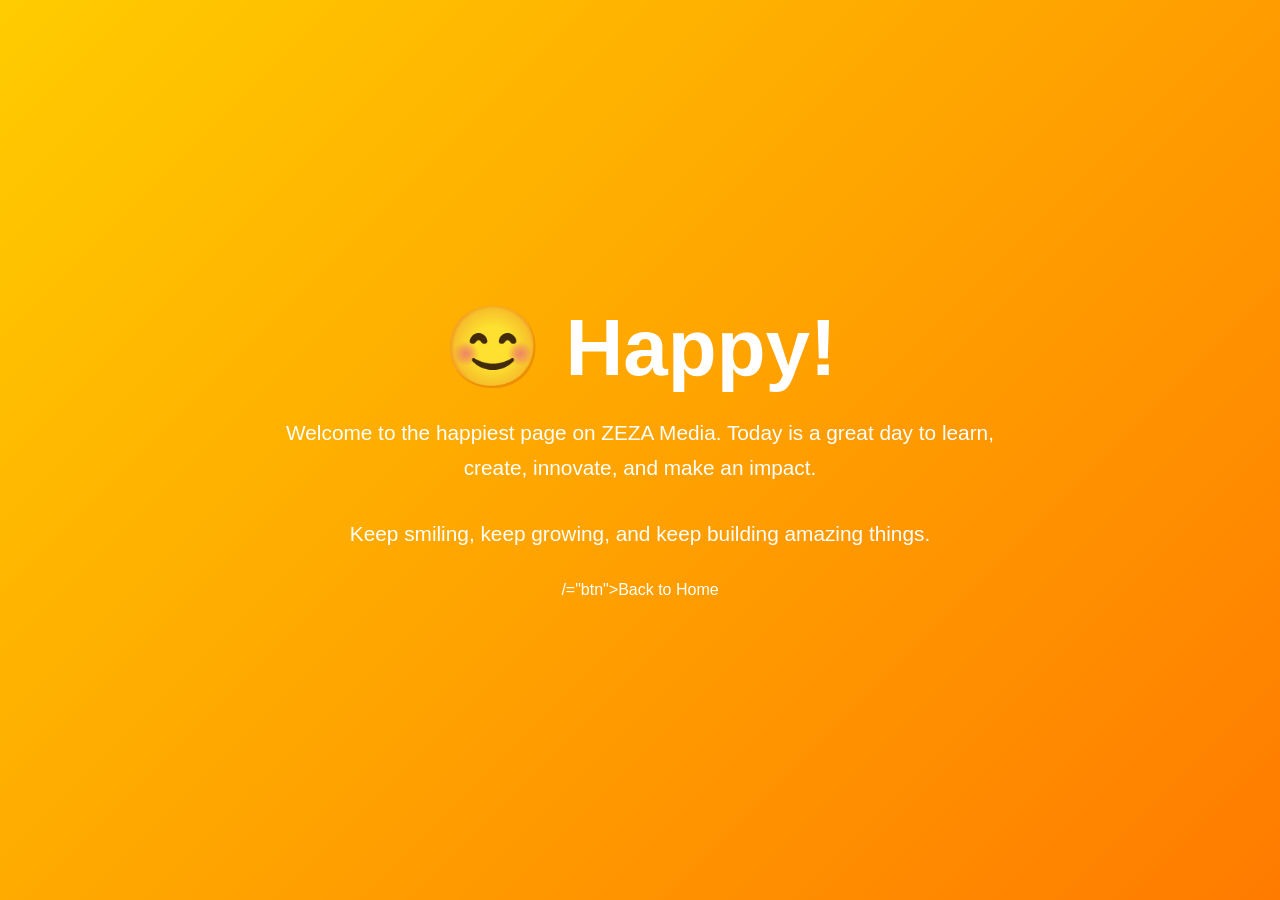
<file: services/happy.html>
<!DOCTYPE html>
<html lang="en">
<head>
<meta charset="UTF-8">
<meta name="viewport" content="width=device-width, initial-scale=1.0">
<title>Happy | ZEZA Media</title>

<style>
*{
    margin:0;
    padding:0;
    box-sizing:border-box;
}

body{
    font-family:'Segoe UI',sans-serif;
    background:linear-gradient(135deg,#ffcc00,#ff7b00);
    color:#fff;
    min-height:100vh;
    display:flex;
    align-items:center;
    justify-content:center;
    text-align:center;
}

.container{
    max-width:800px;
    padding:40px;
}

h1{
    font-size:5rem;
    margin-bottom:20px;
    animation:bounce 2s infinite;
}

p{
    font-size:1.3rem;
    margin-bottom:30px;
    line-height:1.7;
}

.btn{
    display:inline-block;
    background:#fff;
    color:#ff7b00;
    padding:15px 35px;
    border-radius:50px;
    font-weight:bold;
    text-decoration:none;
    transition:.3s;
}

.btn:hover{
    transform:translateY(-4px);
    box-shadow:0 10px 20px rgba(0,0,0,.2);
}

@keyframes bounce{
    0%,20%,50%,80%,100%{
        transform:translateY(0);
    }
    40%{
        transform:translateY(-15px);
    }
    60%{
        transform:translateY(-8px);
    }
}
</style>
</head>
<body>

<div class="container">
    <h1>😊 Happy!</h1>

    <p>
        Welcome to the happiest page on ZEZA Media.
        Today is a great day to learn, create, innovate,
        and make an impact.
    </p>

    <p>
        Keep smiling, keep growing, and keep building
        amazing things.
    </p>

    /="btn">Back to Home</a>
</div>

</body>
</html>
</file>
